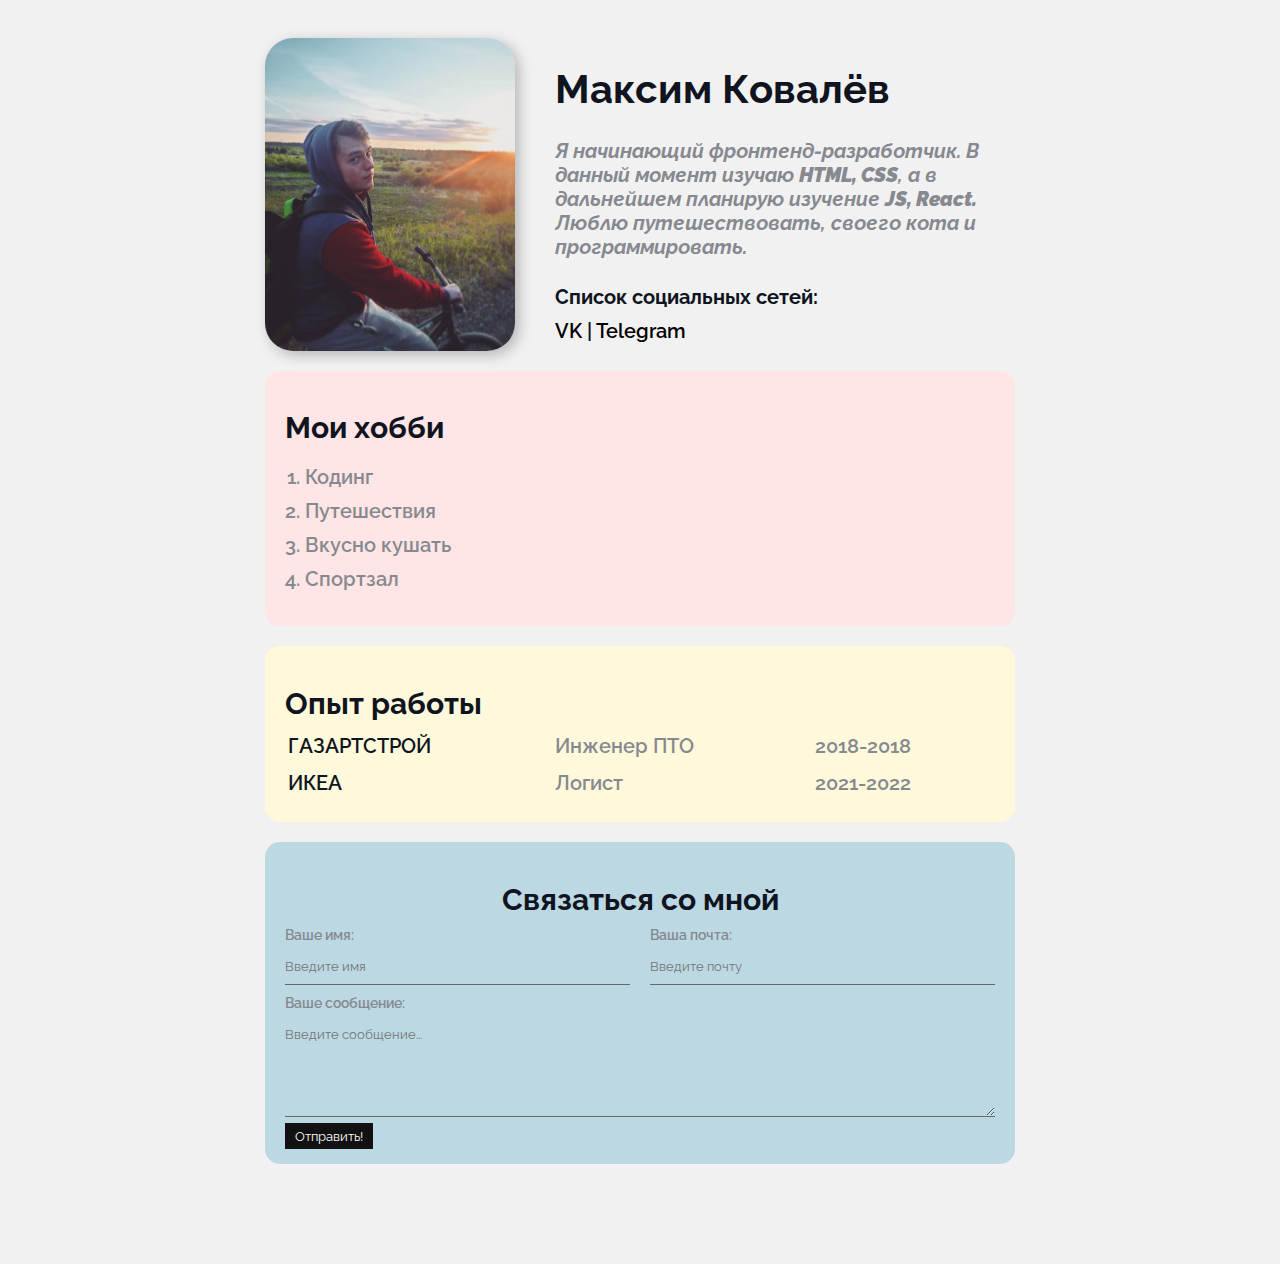
<file: index.html>
<!DOCTYPE html>
<html lang="en">
<head>
    <meta charset="UTF-8">
    <meta http-equiv="X-UA-Compatible" content="IE=edge">
    <meta name="viewport" content="width=device-width, initial-scale=1.0">
    <meta name="description" content="Это базовый курс Максимки"> 
    <meta name="keywords" content="html, course, Maxim, cv, resume"> 
    <title>Maxim Kovalev Resume</title>
    <link rel="stylesheet" href="styles.css">
</head>
<body>
   
    <div class="container">

        <div class="info">
            <img src="я.jpg" alt="Тут был Макс" class="avatar">

            <div class="info-text">
                <h1>Максим Ковалёв</h1>

                <p>Я начинающий фронтенд-разработчик. В данный момент изучаю <strong>HTML, CSS</strong>, а в дальнейшем планирую изучение <strong>JS, React.</strong> </p>

                <p>Люблю <em>путешествовать, своего кота и программировать.</em></p>

                <h4>Список социальных сетей:</h4>

                <a href="https://vk.com/grantoom" target="_blank">VK</a> 
                |
                <a href="https://t.me/Grantoom" target="_blank">Telegram</a> 
            </div>
        </div>

        <div class="card bg-red" >
            <h2>Мои хобби</h2>

            <ol class="list">
                <li>Кодинг</li>
                <li>Путешествия</li>
                <li>Вкусно кушать</li>
                <li>Спортзал</li>
            </ol>
        </div>

        <div class="card bg-yellow">
            <h2>Опыт работы</h2>

            <table class="table">
            <tbody>
                <tr>
                    <td>ГАЗАРТСТРОЙ</td>
                    <td>Инженер ПТО</td>
                    <td>2018-2018</td>
                </tr>
                <tr>
                    <td>ИКЕА</td>
                    <td>Логист</td>
                    <td>2021-2022</td>
                </tr>
            </tbody>
        </table>
        </div>


        <div class="card bg-green">
           

                <form action="/" class="form">
                    <h2>Связаться со мной</h2>

                    <div class="form-row">

                        <div class="form-group">
                            <label for="name">Ваше имя:</label>
                            <input type="name" id="name" placeholder="Введите имя">
                        </div>

                        <div class="form-group">
                            <label for="email">Ваша почта:</label>
                            <input type="email" id="email" placeholder="Введите почту">
                        </div>
                    </div>

                        <div class="form-group">
                            <label for="message">Ваше сообщение:</label>
                            <textarea id="message" placeholder="Введите сообщение..." cols="20" rows="5"></textarea>
                        </div>
                    
                    <button class='btn' type="submit">Отправить!</button>
                </form>
        </div>
        <br>
        <br>
        <br>
    </div>
</body>
</html>
</file>
<file: styles.css>
@import url('https://fonts.googleapis.com/css2?family=Raleway:wght@300&family=Roboto:ital@1&display=swap');

body {
    font-family:'Raleway', sans-serif;
    font-size: 20px;
    font-weight: 600;
    color: #0f141e;
    background-color: #f1f1f1;
}

a {
    color: #000;
    text-decoration: none;
}

a:hover {
    text-decoration: underline;
}

a:active {
    color: blue;
}

a:visited {
    color: grey;
}

.container {
    margin: auto;
    max-width: 750px;
    padding-top: 30px;
}

.avatar {
    width: 250px;
    border-radius: 28px;
    box-shadow: 4px 4px 14px rgba(0, 0, 0, .25);
}

.info {
    margin-bottom: 20px;
    display: flex;
}

.info-text {
    margin-left: 40px;
}

.info-text p {
    font-style: italic;
    font-weight: bold;
    color: #86898f;
    margin: 0;
}

.info-text h4 {
    margin-bottom: 10px;
}

@media (max-width: 650px) {
    .info {
        display: block;
        text-align: center;
    }
}

.card {
    border-radius: 15px;
    padding: 15px 20px;
    margin-bottom: 20px;
}

.card h2 {
    margin-bottom: 10px;
}

.bg-yellow {
    background: #fff9dc
}

.bg-red {
    background: #ffe5e5;
}

.bg-green {
    background: #bbD8E3;
}

.btn {
    background:#111;
    padding: 5px 10px;
    color: #fff;
    border: none;
    font-family: inherit;
    cursor: pointer;
}

.btn:hover {
    opacity: 0.8;
}

.list {
    padding: 0 20px;
}

.list li {
    color: #86898f;
    margin-bottom: 10px;
}

.table {
    width: 100%;
}

.table td {
    padding-bottom: 10px;
}

.table td:nth-child(2),
.table td:nth-child(3) {
    color: #86898f;
}

.form h2 {
    text-align: center;
}

.form-row {
    margin-bottom: 10px;
    display: flex;
}

.form-row .form-group {
    /* display: inline-block; */
    margin-right: 20px;
    width: 50%;
    /* width: calc(50% - 20px); */
}

.form-row .form-group:last-child {
    margin-right: 0;
}

@media (max-width: 650px) {
    .form-row {
        display: block;
    }

    .form-row .form-group {
        width: 100%;
        margin-right: 0;
        margin-bottom: 10px;
    }
}

.form-group label {
    display: block;
    font-size: 14px;
    color: #86898f;
}

.form-group input,
.from-group textarea {
   width: 100%;
   box-sizing: border-box;
   border: none; 
   background: transparent;
   border-bottom: 1px solid DimGray;
   color: #000;
   padding: 15px 0 10px;
   outline: none;
   font-family: inherit;
}

#message {
    width: 100%;
    box-sizing: border-box;
    border: none; 
    background: transparent;
    border-bottom: 1px solid DimGray;
    color: #000;
    padding: 15px 0 10px;
    outline: none;
    font-family: inherit;
}
</file>
